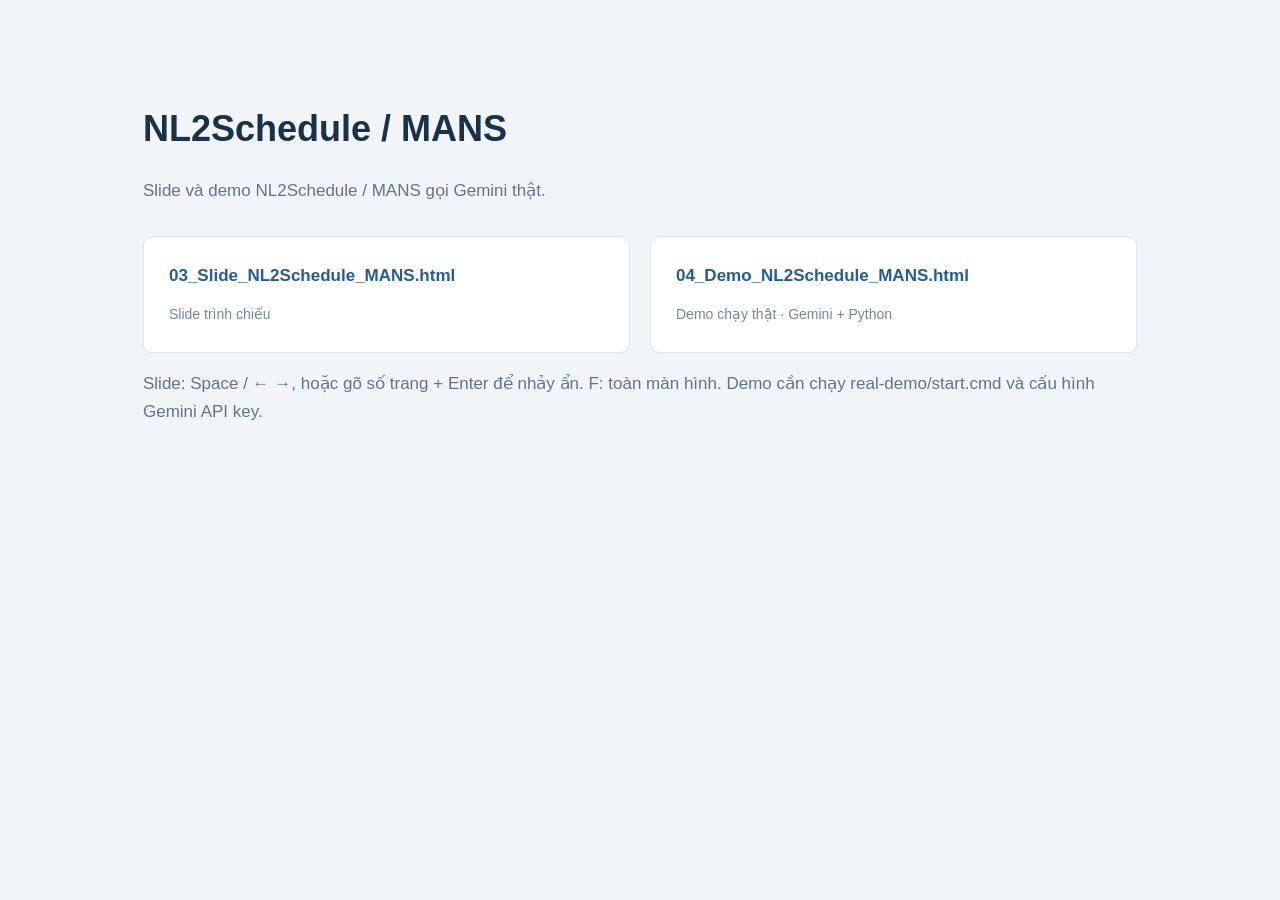
<file: index.html>
<!doctype html><html lang="vi"><meta charset="utf-8"><meta name="viewport" content="width=device-width,initial-scale=1"><title>Slide và demo · Bản cuối</title><style>*{box-sizing:border-box}body{font:17px/1.7 "Segoe UI",sans-serif;background:#f1f5f8;color:#19324a;max-width:1050px;margin:6vh auto;padding:28px}h1{font-size:36px;line-height:1.3}nav{display:grid;grid-template-columns:1fr 1fr;gap:20px;margin-top:30px}a{padding:25px;background:white;border:1px solid #dce5ed;border-radius:9px;color:#245b99;text-decoration:none}strong,span{display:block}span{color:#73889b;font-size:14px;margin-top:12px}p{color:#60758a}@media(max-width:750px){nav{grid-template-columns:1fr}h1{font-size:28px}}</style><h1>NL2Schedule / MANS</h1><p>Slide và demo NL2Schedule / MANS gọi Gemini thật.</p><nav><a href="final/03_Slide_NL2Schedule_MANS.html"><strong>03_Slide_NL2Schedule_MANS.html</strong><span>Slide trình chiếu</span></a><a href="final/04_Demo_NL2Schedule_MANS.html"><strong>04_Demo_NL2Schedule_MANS.html</strong><span>Demo chạy thật · Gemini + Python</span></a></nav><p>Slide: Space / ← →, hoặc gõ số trang + Enter để nhảy ẩn. F: toàn màn hình. Demo cần chạy real-demo/start.cmd và cấu hình Gemini API key.</p></html>
</file>
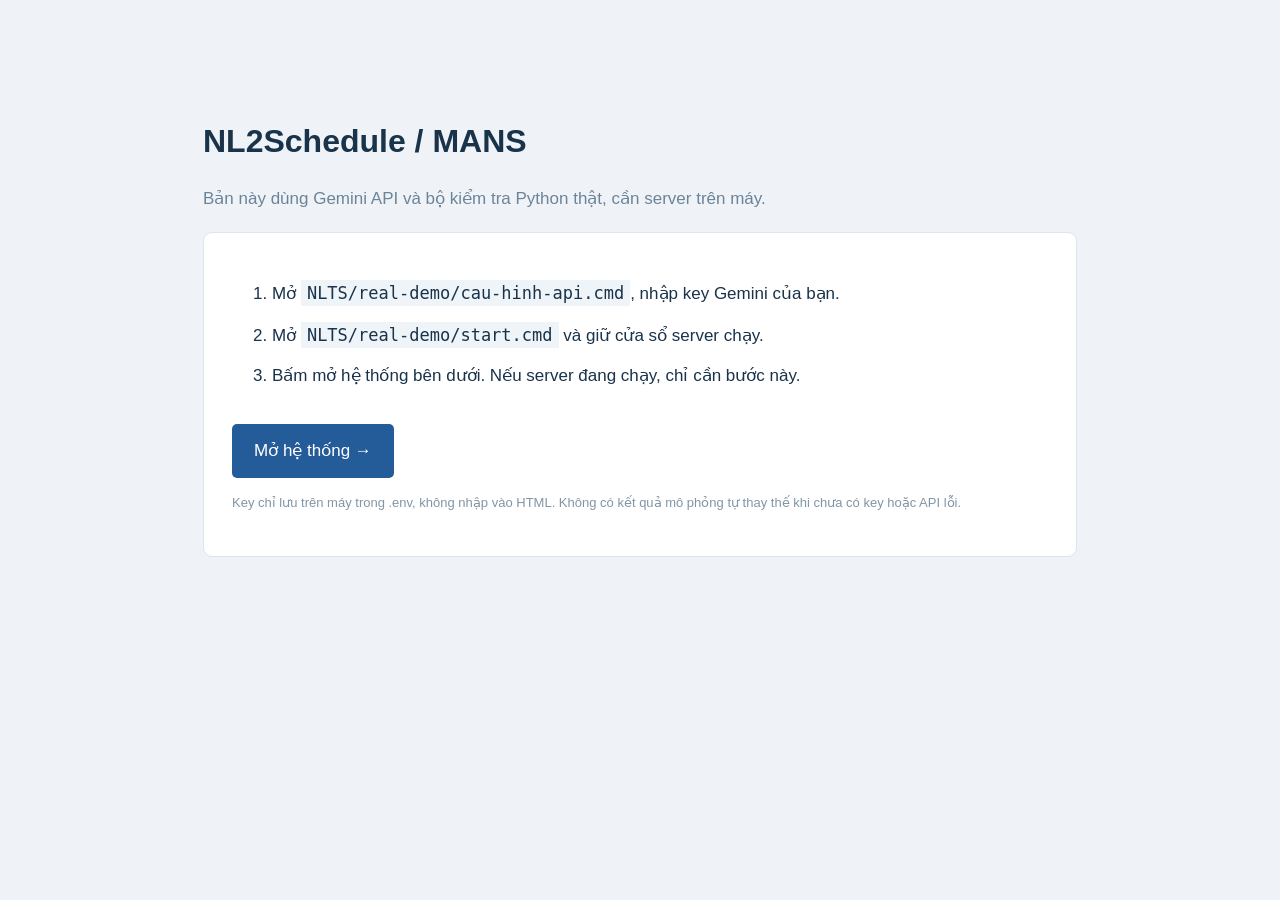
<file: demo/index.html>
<!doctype html><html lang="vi"><meta charset="utf-8"><meta name="viewport" content="width=device-width,initial-scale=1"><title>NL2Schedule / MANS · Bản chạy thật</title><style>*{box-sizing:border-box}body{margin:8vh auto;padding:28px;max-width:930px;font:17px/1.8 "Segoe UI",sans-serif;background:#eff3f7;color:#19334a}h1{font-size:32px;line-height:1.3}p{color:#6c8498}.card{padding:28px;background:white;border:1px solid #dce6ed;border-radius:9px}code{font-family:Consolas,monospace;background:#eff4f8;padding:3px 6px}a.open{display:inline-block;background:#245b99;color:white;padding:12px 22px;border-radius:5px;text-decoration:none;margin-top:15px}li{margin:10px 0}.small{font-size:13px;color:#8196a6}</style><h1>NL2Schedule / MANS</h1><p>Bản này dùng Gemini API và bộ kiểm tra Python thật, cần server trên máy.</p><section class="card"><ol><li>Mở <code>NLTS/real-demo/cau-hinh-api.cmd</code>, nhập key Gemini của bạn.</li><li>Mở <code>NLTS/real-demo/start.cmd</code> và giữ cửa sổ server chạy.</li><li>Bấm mở hệ thống bên dưới. Nếu server đang chạy, chỉ cần bước này.</li></ol><a class="open" href="http://127.0.0.1:8766/mans">Mở hệ thống →</a><p class="small">Key chỉ lưu trên máy trong .env, không nhập vào HTML. Không có kết quả mô phỏng tự thay thế khi chưa có key hoặc API lỗi.</p></section></html>
</file>
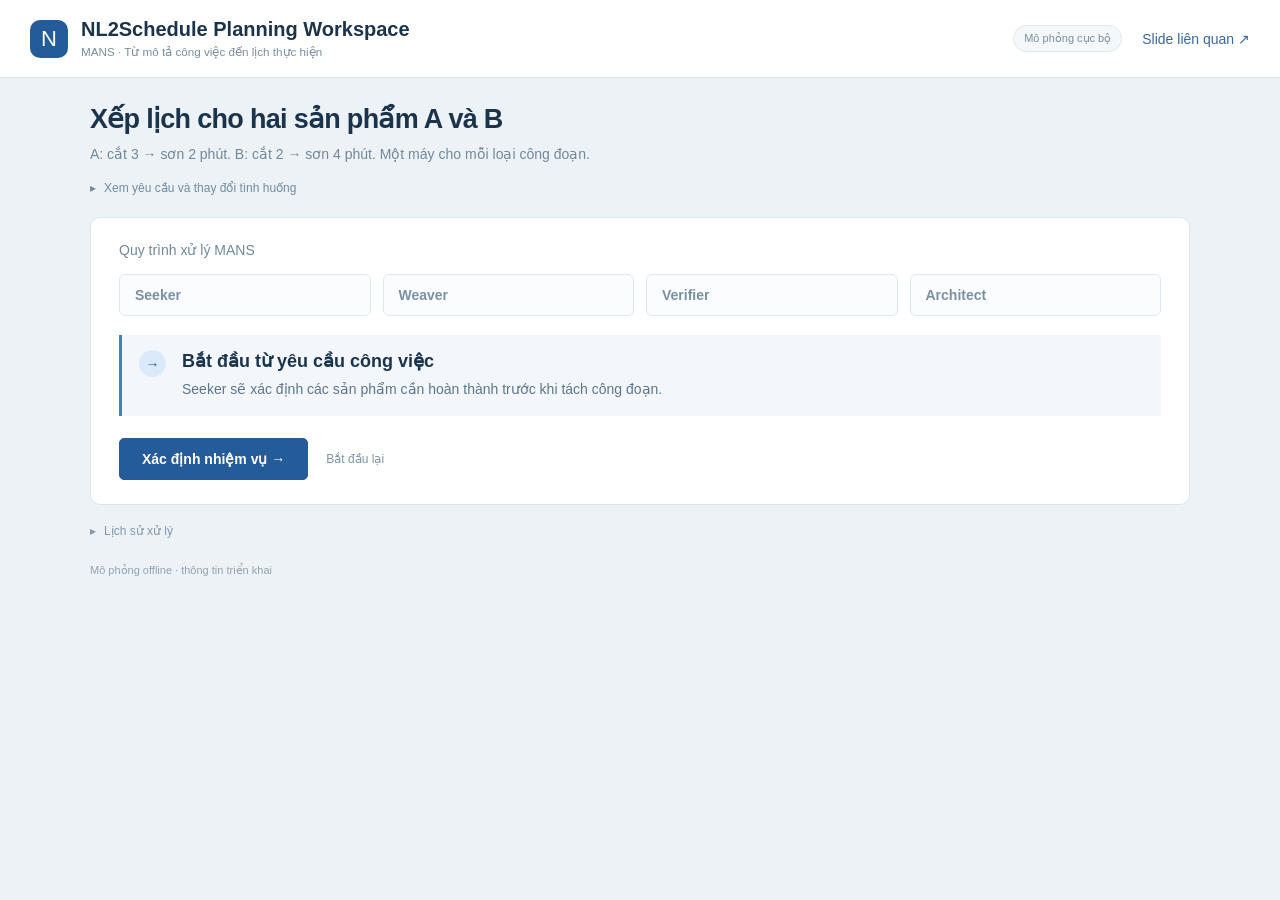
<file: offline-backup/04_Demo_NL2Schedule_MANS.html>
<!doctype html><html lang="vi"><head><meta charset="utf-8"><meta name="viewport" content="width=device-width,initial-scale=1"><title>NL2Schedule Planning Workspace</title><style>*{box-sizing:border-box}body{margin:0;background:#edf2f7;color:#1b344b;font-family:"Segoe UI",Arial,sans-serif;font-size:14px}button,input,select{font:inherit}button,a,input,select{outline-offset:3px}a{color:#39689b;text-decoration:none}header{background:white;border-bottom:1px solid #dbe5ed;padding:18px 30px;display:flex;justify-content:space-between;gap:20px;align-items:center}.brand{display:flex;gap:13px;align-items:center}.brand-icon{width:38px;height:38px;display:grid;place-items:center;background:#245b99;color:white;border-radius:10px;font-size:22px}.brand strong{font-size:20px;display:block}.brand small{color:#7a8e9e;display:block;margin-top:4px}.header-links{display:flex;gap:20px;align-items:center}.pill{font-size:12px;color:#347461;background:#eaf5ef;border:1px solid #cce5d8;padding:6px 10px;border-radius:30px}main{max-width:1500px;margin:auto;padding:26px 30px}.heading{display:flex;align-items:end;justify-content:space-between;margin-bottom:22px;gap:20px}h1,h2,h3,p{margin:0}h1{font-size:29px;letter-spacing:-.7px}.heading p{margin-top:8px;color:#728798;font-size:14px;line-height:1.6}.session{color:#8093a3;font-size:12px}.layout{display:grid;grid-template-columns:280px minmax(0,1fr);gap:22px;align-items:start}.sidebar,.card{background:white;border:1px solid #dce6ed;border-radius:10px}.sidebar{padding:22px}.sidebar h2{font-size:16px;margin-bottom:18px}.field-label{display:block;font-size:12px;color:#728797;margin:18px 0 7px}.sidebar select,.sidebar input{width:100%;border:1px solid #c8d6e2;border-radius:5px;padding:10px;background:white;color:#1b344b}.sidebar select{font-size:13px}.project-name{font-size:17px;font-weight:650;line-height:1.5}.muted{color:#718798;line-height:1.65}.small{font-size:12px}.story{padding:15px;background:#f2f6fb;border-left:3px solid #5080b3;margin:18px 0;line-height:1.65}.story strong{display:block}.story p{font-size:13px;margin-top:6px}.stack{display:grid;gap:18px}.card{padding:22px 25px}.card-head{display:flex;align-items:center;justify-content:space-between;margin-bottom:18px;gap:15px}.card-head h2{font-size:17px}.badge{font-size:11px;letter-spacing:.5px;padding:5px 8px;background:#edf3f8;color:#728797;border-radius:4px}.badge.blue{color:#245b99;background:#eaf2fc}.badge.red{color:#aa4545;background:#fceeee}.badge.green{color:#26815c;background:#eaf6ef}.agents{display:flex;gap:12px}.agent{flex:1;min-width:0;padding:15px 12px;border:1px solid #dce5ed;border-radius:6px;position:relative;background:#fafcfd}.agent strong{font-size:15px;display:block}.agent p{color:#7d91a2;font-size:12px;margin-top:6px;line-height:1.5}.agent .state{font-size:11px;margin-top:13px;color:#91a2b0}.agent.active{border-color:#5586ba;background:#eff6ff}.agent.active .state{color:#245b99}.agent.done{border-color:#b5d8c5;background:#f3faf6}.agent.done .state{color:#25835c}.agent.fail{border-color:#ce8d88;background:#fff5f3}.agent.fail .state{color:#ad4840}.hub{padding:13px 20px;text-align:center;border:1px solid #a9c6e0;background:#f0f6fc;border-radius:7px;max-width:390px;margin:0 auto;font-size:15px}.hub small{font-size:11px;color:#70889c;display:block;margin-top:5px}.wires{width:100%;height:40px;display:block}.wires path{fill:none;stroke:#bfd0df;stroke-width:2}.status{display:flex;gap:16px;border-left:3px solid #4580b6;background:#eef5fc;padding:17px 19px;margin-top:20px;align-items:flex-start}.status-icon{width:27px;height:27px;flex:none;border-radius:50%;display:grid;place-items:center;background:#dbeafa;color:#245b99;font-weight:700}.status h3{font-size:17px;margin-bottom:6px}.status p{font-size:14px;line-height:1.6;color:#5c758a}.status.fail{border-color:#bb6258;background:#fff3f0}.status.fail .status-icon{background:#f9dfd9;color:#af4b40}.status.pass{border-color:#3e9c73;background:#edf8f2}.status.pass .status-icon{background:#d9efdf;color:#287853}.toolbar{display:flex;justify-content:space-between;align-items:center;margin-top:20px;gap:15px}.buttons{display:flex;gap:9px;flex-wrap:wrap}button{border:1px solid #c6d5e1;border-radius:5px;padding:10px 15px;background:white;color:#3e5c77;cursor:pointer;font-weight:600;font-size:13px}button.primary{background:#245b99;border-color:#245b99;color:white}button:disabled{opacity:.4;cursor:default}.phase-count{font-size:12px;color:#8195a5;white-space:nowrap}.outputs{display:grid;grid-template-columns:1.1fr 1fr;gap:18px}.output h3{font-size:14px;margin-bottom:14px}.code{background:#182e44;color:#dce9f5;border-radius:6px;padding:18px;font:13px/1.9 Consolas,monospace;white-space:pre-wrap;overflow-wrap:anywhere;min-height:135px}.code .bad{background:#834a3444;color:#ffcb9b}.code .safe{color:#a4dfbd}.placeholder{min-height:130px;display:grid;place-items:center;text-align:center;color:#91a4b2;line-height:1.7;background:#f8fafc;border:1px dashed #dae3ea;border-radius:6px;padding:18px}.check{display:flex;justify-content:space-between;align-items:center;border-bottom:1px solid #e5ebf0;padding:14px 0;gap:15px}.check strong{font-size:13px}.check small{display:block;font-size:12px;color:#7a8f9f;margin-top:4px}.verdict{font-size:12px;color:#91a1af;white-space:nowrap}.verdict.pass{color:#218458;font-weight:700}.verdict.fail{color:#b1473d;font-weight:700}.revision{display:flex;gap:10px;align-items:center;margin-bottom:13px;font-size:12px;color:#7c91a2}.revision b{background:#edf3f9;color:#376b9d;padding:4px 8px;border-radius:4px}.log{display:grid;gap:0}.log-row{display:grid;grid-template-columns:30px 190px 1fr;gap:12px;padding:11px 0;border-bottom:1px solid #edf1f5;font-size:12px;line-height:1.6}.log-row:last-child{border:0}.log-row span:first-child{color:#94a6b4}.log-row b{color:#4f6f8d;font-weight:600}.log-row p{color:#758b9d}.log-row.error p{color:#ad5249}.summary-grid{display:grid;gap:14px;margin-top:20px}.summary-grid>div{display:flex;justify-content:space-between;gap:15px;font-size:12px}.summary-grid span{color:#8194a4}.summary-grid strong{font-weight:600;text-align:right}.divider{border-top:1px solid #e0e8ef;margin:22px 0}.input-summary{background:#f4f7fa;padding:15px;border-radius:6px;font-size:13px;line-height:1.8;color:#5d768b}.numbers{display:grid;grid-template-columns:1fr 1fr;gap:10px}.numbers label{color:#6f8598;font-size:12px}.numbers input{margin-top:5px;font-size:14px}.task-grid{display:grid;grid-template-columns:1fr 1fr;gap:18px}.task{border:1px solid #dce6ed;border-radius:7px;padding:18px}.task h3{font-size:18px;margin-bottom:14px;display:flex;gap:12px;align-items:center}.product{display:inline-grid;place-items:center;width:30px;height:30px;background:#e8f0fa;color:#245b99;border-radius:6px;font-size:16px}.product.b{background:#eeecfa;color:#7164a0}.task p{color:#7890a1;font-size:13px;line-height:1.7}.chain{display:flex;gap:10px;align-items:center}.op{background:#f0f5f8;border-radius:5px;padding:13px;flex:1;font-size:13px;line-height:1.8}.op b{display:block}.op.wrong{background:#fff2d9;color:#94681b}.arrow{color:#9bafbd}.stage-title{display:flex;justify-content:space-between;margin-bottom:20px;align-items:center}.stage-title h2{font-size:19px}.stage-title .muted{font-size:12px}.table-wrap{overflow:auto}table{border-collapse:collapse;width:100%;font-size:13px}th,td{padding:14px 12px;text-align:left;border-bottom:1px solid #e0e8ee;line-height:1.55}th{background:#f0f5f8;color:#6f8598;font-size:12px}tr.changed{background:#fff7e5}tr.changed td:last-child{color:#936819;font-weight:650}.key{display:flex;gap:25px;margin:5px 0 18px;color:#7c91a1;font-size:12px}.key i{display:inline-block;width:9px;height:9px;background:#3b78b3;margin-right:6px}.key .b{background:#8070b3}.g-row{display:flex;align-items:center;gap:16px;margin:17px 0}.g-row>span{width:70px;flex:none;font-size:13px;color:#638096}.track{height:58px;position:relative;flex:1;background:repeating-linear-gradient(90deg,#f0f5f8 0,#f0f5f8 calc(12.5% - 1px),#dce6ed calc(12.5% - 1px),#dce6ed 12.5%)}.block{position:absolute;top:0;height:58px;background:#3b78b3;display:flex;justify-content:center;align-items:center;flex-direction:column;gap:4px;color:white;font-size:17px;font-weight:650}.block.b{background:#8070b3}.block small{font-size:11px;font-weight:400}.axis{display:flex;justify-content:space-between;margin-left:86px;color:#8297a7;font-size:11px}.result-stats{display:grid;grid-template-columns:repeat(3,1fr);border:1px solid #dce6ed;border-radius:6px;margin-top:24px}.result-stats>div{padding:16px 20px}.result-stats>div+div{border-left:1px solid #dce6ed}.result-stats small{display:block;color:#8296a5;font-size:11px}.result-stats b{font-size:24px;color:#376e9f;display:block;margin-top:7px}.validation{display:flex;gap:10px;flex-wrap:wrap;margin-top:20px}.validation span{background:#eef8f2;color:#438065;padding:7px 10px;font-size:11px;border-radius:4px}.footer{font-size:11px;color:#8397a7;line-height:1.7;margin-top:20px}.notice{font-size:12px;color:#947149;background:#fff9ec;padding:12px 15px;margin-bottom:18px;border-radius:5px}.result-error{color:#b44c45;margin-top:12px;font-size:13px}.stage-content{min-height:205px}.hidden{display:none!important}@media(max-width:1100px){main{padding:22px}.layout{grid-template-columns:240px minmax(0,1fr)}.card{padding:20px}.outputs{grid-template-columns:1fr}.log-row{grid-template-columns:25px 150px 1fr}.agent strong{font-size:13px}.agent{padding:12px 8px}.task-grid{gap:12px}.chain{gap:7px}.op{padding:10px}}@media(max-width:800px){header{padding:16px 20px}.header-links{gap:10px}.header-links a{display:none}.layout{grid-template-columns:1fr}.sidebar{padding:20px}.heading h1{font-size:25px}.session{display:none}.agents{gap:7px}.agent strong{font-size:12px}.agent p{font-size:10px}.task-grid{grid-template-columns:1fr}.result-stats>div{padding:13px}.result-stats b{font-size:20px}.log-row{grid-template-columns:22px 115px 1fr;font-size:11px}.toolbar{align-items:flex-start}.phase-count{padding-top:10px}.card-head{align-items:flex-start}.brand strong{font-size:17px}}

/* A single workspace, with one main action and optional settings. */
[hidden]{display:none!important}main{max-width:1160px;padding-top:25px}.layout{display:block}.heading{margin-bottom:12px}.heading h1{font-size:27px}.heading p{font-size:14px}.session{display:none}.settings{margin:0 0 18px}.settings>summary{font-size:12px;color:#718b9f;cursor:pointer;list-style:none;display:inline-block;padding:4px 0}.settings>summary:before{content:'▸';margin-right:8px}.settings[open]>summary:before{content:'▾'}.settings .sidebar{margin-top:10px;max-width:650px}.stack{gap:12px}.card{padding:24px 28px}.card-head{margin-bottom:16px}.card-head .badge{display:none}.card-head h2{font-size:14px;color:#71899c;font-weight:500}.hub{font-size:14px;padding:10px;max-width:320px;background:#f6f9fc;border-color:#d4e0eb}.hub small{display:none}.wires{height:25px}.agents{gap:12px}.agent{padding:12px 15px;background:#fafcfd;border-color:#e0e8ef}.agent p,.agent .state{display:none}.agent strong{font-size:14px;font-weight:600;color:#7a91a3}.agent.done{background:#fafcfd;border-color:#e0e8ef}.agent.active{background:#edf5ff;border-color:#6c9bc9}.agent.active strong{color:#245b99}.agent.fail{background:#fff4f0;border-color:#d29488}.agent.fail strong{color:#ac5146}.status{margin-top:19px;padding:15px 17px;background:#f3f7fb}.status h3{font-size:18px}.status p{font-size:14px;max-width:900px}.focus-output{padding:20px 0 2px;border-top:1px solid #e6edf3;margin-top:22px}.focus-output .card-head,.focus-output .stage-title{display:none}.focus-output .stage-content{min-height:0}.outputs{gap:28px}.code{min-height:0;font-size:13px;line-height:1.7}.revision{margin-bottom:10px}.revision #change-note{display:none}.check{padding:11px 0}.check small{font-size:11px}.toolbar{margin-top:22px}.buttons{gap:18px;align-items:center}button.primary{padding:12px 22px;font-size:14px}.reset-link{font-size:12px;color:#7e95a7;text-decoration:none}.reset-link:hover{color:#245b99;text-decoration:underline}.phase-count{display:none}.history{padding:5px 0}.history>summary{font-size:12px;color:#8198aa;cursor:pointer;display:inline-block;list-style:none}.history>summary:before{content:'▸';margin-right:8px}.history[open]>summary:before{content:'▾'}.history .card{margin-top:12px;padding:16px 22px;background:#f8fafc;border-color:#e0e8ef}.history .card-head{display:none}.technical{font-size:11px;color:#91a3b1;line-height:1.65;margin-top:18px}.technical summary{cursor:pointer;display:inline-block}.technical p{margin-top:8px;max-width:950px}.pill{color:#7a8e9e;background:#f5f8fa;border-color:#e1e8ee;font-size:11px}.task{padding:18px}.task h3{font-size:16px;margin-bottom:12px}.task p{font-size:13px}.result-stats{margin-top:18px}.result-stats b{font-size:21px}.validation{margin-top:13px}.validation span{font-size:11px;padding:5px 8px}.g-row{margin:15px 0}.track,.block{height:52px}.notice{margin-bottom:12px}.key{margin-bottom:13px}@media(max-width:800px){main{padding:20px 16px}.heading h1{font-size:23px}.card{padding:20px}.agents{gap:7px}.agent{padding:10px 7px}.agent strong{font-size:12px}.outputs{grid-template-columns:1fr}.focus-output{padding-top:17px}.toolbar{margin-top:18px}.header-links a{display:none}.settings .sidebar{max-width:none}}
.focus-output .notice,#check-detail{display:none}.focus-output .validation{display:none}.result-stats{grid-template-columns:1fr 1fr}.result-stats>div:nth-child(2){display:none}.result-stats>div:nth-child(3){border-left:1px solid #dce6ed}</style></head><body><header><div class="brand"><div class="brand-icon">N</div><div><strong>NL2Schedule Planning Workspace</strong><small>MANS · Từ mô tả công việc đến lịch thực hiện</small></div></div><div class="header-links"><span class="pill">Mô phỏng cục bộ</span><a href="03_Slide_NL2Schedule_MANS.html#5">Slide liên quan ↗</a></div></header><main><div class="heading"><div><h1>Xếp lịch cho hai sản phẩm A và B</h1><p>Xem nhiệm vụ, dữ liệu được kiểm tra và lịch cuối trong một phiên xử lý.</p></div><span class="session">Phiên minh họa · không kết nối dịch vụ ngoài</span></div><div class="layout"><details class="settings"><summary>Xem yêu cầu và thay đổi tình huống</summary><aside class="sidebar"><h2>Yêu cầu lập lịch</h2><div class="project-name">Xưởng gia công · A & B</div><p class="muted small" style="margin-top:7px">Một máy cắt, một máy sơn. Mỗi sản phẩm phải cắt xong mới được sơn.</p><label class="field-label">Thời lượng công đoạn · phút</label><div class="numbers"><label>A · Cắt<input id="a1" type="number" min="1" max="20" value="3"></label><label>A · Sơn<input id="a2" type="number" min="1" max="20" value="2"></label><label>B · Cắt<input id="b1" type="number" min="1" max="20" value="2"></label><label>B · Sơn<input id="b2" type="number" min="1" max="20" value="4"></label></div><label class="field-label" for="scenario">Tình huống trích xuất</label><select id="scenario"><option value="error">Weaver đọc sai thời lượng sơn B</option><option value="correct">Dữ liệu được đọc đúng ngay từ đầu</option></select><label class="field-label">Mô tả đầu vào</label><div id="description" class="input-summary"></div><div id="input-error" class="result-error" role="alert"></div><div class="divider"></div><p class="muted small"><b>Mục tiêu</b><br>Hoàn tất cả hai sản phẩm sớm nhất, không dùng trùng máy và giữ đúng thứ tự công đoạn.</p></aside></details><div class="stack"><section class="card"><div class="card-head"><h2>Quy trình xử lý MANS</h2><span class="badge blue" id="phase-badge">SẴN SÀNG</span></div><div class="agents"><div class="agent"><strong>Seeker</strong><p>Nhận diện nhiệm vụ</p><div class="state">Chờ xử lý</div></div><div class="agent"><strong>Weaver</strong><p>Trích xuất công đoạn</p><div class="state">Chờ xử lý</div></div><div class="agent"><strong>Verifier</strong><p>Đối chiếu dữ liệu</p><div class="state">Chờ xử lý</div></div><div class="agent"><strong>Architect</strong><p>Tạo lịch thực hiện</p><div class="state">Chờ xử lý</div></div></div><div id="status" class="status" aria-live="polite"></div><div class="toolbar"><div class="buttons"><button class="primary" id="next">Bắt đầu xử lý →</button><button id="auto" hidden aria-hidden="true" tabindex="-1">Tự chạy</button><a href="#" id="reset" class="reset-link">Bắt đầu lại</a></div><span class="phase-count" id="counter"></span></div></section><section class="card"><div class="stage-title"><h2 id="output-title">Kết quả xử lý</h2><span id="output-tag" class="badge">CHƯA CÓ DỮ LIỆU</span></div><div class="stage-content" id="visual"></div></section><section class="card"><div class="card-head"><h2>Dữ liệu được chuyển qua từng vai trò</h2><span class="badge">THEO DÕI QUY TRÌNH</span></div><div id="log" class="log"></div></section></div></div><details class="technical"><summary>Mô phỏng offline · thông tin triển khai</summary><p>Các tác tử được mô phỏng bằng quy tắc trên máy để giải thích cơ chế; không gọi LLM, không merge hay triển khai mã. Lịch được tính bằng thuật toán nhỏ cho ví dụ A/B, không phải kết quả chạy LLM trong bài báo.</p></details></main><script>
const $=id=>document.getElementById(id),esc=x=>String(x).replace(/[&<>"']/g,c=>({'&':'&amp;','<':'&lt;','>':'&gt;','"':'&quot;',"'":'&#39;'}[c]));let step=0,tasks=[],extracted=[],events=[],timer=null;
function read(){const values=['a1','a2','b1','b2'].map(id=>Number($(id).value));if(values.some(v=>!Number.isInteger(v)||v<1||v>20))throw Error('Mỗi thời lượng cần là số nguyên từ 1 đến 20 phút.');return ['A','B'].map((id,i)=>({id,steps:[{machine:'Cắt',duration:values[i*2]},{machine:'Sơn',duration:values[i*2+1]}]}))}
function stop(){clearTimeout(timer);timer=null;$('auto').textContent='Tự chạy'}
function reset(){stop();step=0;events=[];extracted=[];try{tasks=read();$('input-error').textContent='';$('description').textContent=`A cần cắt ${tasks[0].steps[0].duration} phút rồi sơn ${tasks[0].steps[1].duration} phút. B cần cắt ${tasks[1].steps[0].duration} phút rồi sơn ${tasks[1].steps[1].duration} phút. Mỗi máy chỉ làm một công đoạn tại một thời điểm.`}catch(e){tasks=[];$('input-error').textContent=e.message;$('description').textContent='Nhập thời lượng hợp lệ để tạo yêu cầu.'}render()}
function solve(fixedOrder){let best=null;function visit(done,mt,tt,rows){if(rows.length===4){const makespan=Math.max(...rows.map(r=>r.end));if(!best||makespan<best.makespan)best={rows,makespan};return}for(const t of tasks){const i=done[t.id]||0;if(i===2)continue;if(fixedOrder&&rows.length===0&&t.id!==fixedOrder)continue;const s=t.steps[i],start=Math.max(mt[s.machine]||0,tt[t.id]||0),end=start+s.duration;visit({...done,[t.id]:i+1},{...mt,[s.machine]:end},{...tt,[t.id]:end},[...rows,{id:t.id,index:i,machine:s.machine,start,end}])}}visit({},{},{},[]);return best}
function valid(rows){if(rows.length!==4)return false;for(const t of tasks){const ops=rows.filter(r=>r.id===t.id).sort((a,b)=>a.index-b.index);if(ops.length!==2||ops[1].start<ops[0].end)return false;for(const r of ops)if(r.machine!==t.steps[r.index].machine||r.end-r.start!==t.steps[r.index].duration)return false}for(let i=0;i<rows.length;i++)for(let j=i+1;j<rows.length;j++){const a=rows[i],b=rows[j];if(a.machine===b.machine&&Math.max(a.start,b.start)<Math.min(a.end,b.end))return false}return true}
function taskCards(operations){return '<div class="task-grid">'+(operations?extracted:tasks).map(t=>'<article class="task"><h3><span class="product '+(t.id==='B'?'b':'')+'">'+t.id+'</span>Sản phẩm '+t.id+'</h3>'+(operations?'<div class="chain">'+t.steps.map((s,i)=>'<div class="op '+(t.id==='B'&&i===1&&s.duration!==tasks[1].steps[1].duration?'wrong':'')+'"><b>'+esc(s.machine)+'</b>'+s.duration+' phút</div>').join('<span class="arrow">→</span>')+'</div>':'<p>Đã xác định một nhiệm vụ cần hoàn thành.<br>Chuyển sang bóc tách các công đoạn.</p>')+'</article>').join('')+'</div>'}
function comparison(){let changed=0;let table='<div class="table-wrap"><table><thead><tr><th>Công đoạn</th><th>Weaver đọc được</th><th>Đối chiếu yêu cầu</th><th>Kết quả</th></tr></thead><tbody>';for(const t of tasks)for(let i=0;i<2;i++){const before=extracted.find(x=>x.id===t.id).steps[i],after=t.steps[i],diff=before.duration!==after.duration;if(diff)changed++;table+='<tr class="'+(diff?'changed':'')+'"><td>'+t.id+' · '+after.machine+'</td><td>'+before.duration+' phút</td><td>'+after.duration+' phút</td><td>'+(diff?'Đã sửa':'Khớp')+'</td></tr>'}return '<div class="notice">'+(changed?'Một trường dữ liệu được sửa theo yêu cầu gốc. Hàng vàng chỉ ra thay đổi.':'Toàn bộ thời lượng khớp yêu cầu gốc, không cần sửa.')+'</div>'+table+'</tbody></table></div>'}
function gantt(){const result=solve(),max=result.makespan;return '<div class="key"><span><i></i>Sản phẩm A</span><span><i class="b"></i>Sản phẩm B</span><span>Mỗi hàng = một máy</span></div>'+['Cắt','Sơn'].map(m=>'<div class="g-row"><span>Máy '+m+'</span><div class="track">'+result.rows.filter(r=>r.machine===m).map(r=>'<div class="block '+(r.id==='B'?'b':'')+'" style="left:'+r.start/max*100+'%;width:'+(r.end-r.start)/max*100+'%">'+r.id+'<small>'+r.start+'–'+r.end+'</small></div>').join('')+'</div></div>').join('')+'<div class="axis"><span>0 phút</span><span>'+max+' phút</span></div><div class="result-stats"><div><small>Thời gian hoàn tất</small><b>'+max+' phút</b></div><div><small>Công đoạn được xếp lịch</small><b>4 / 4</b></div><div><small>Kiểm tra ràng buộc</small><b>'+(valid(result.rows)?'Hợp lệ':'Có lỗi')+'</b></div></div><div class="validation"><span>✓ Đủ công đoạn</span><span>✓ Đúng thứ tự</span><span>✓ Đúng thời lượng</span><span>✓ Không trùng máy</span></div>'}
function render(){const info=[['Bắt đầu từ yêu cầu công việc','Seeker sẽ xác định các sản phẩm cần hoàn thành trước khi tách công đoạn.','Xác định nhiệm vụ →'],['Seeker đã nhận diện hai nhiệm vụ','Danh sách A và B được chuyển cho Weaver. Chưa xếp thời gian ở bước này.','Bóc tách công đoạn →'],['Weaver đã tách các công đoạn',$('scenario').value==='error'?'Có một lỗi thời lượng được cố ý chèn để quan sát bước kiểm tra.':'Máy và thời lượng đã được ghi theo dữ liệu yêu cầu.','Đối chiếu và kiểm tra →'],['Verifier đã kiểm tra dữ liệu',$('scenario').value==='error'?'Đã sửa thời lượng sơn B. Architect sẽ nhận bản đã xác nhận, không dùng bản đọc sai.':'Thông tin khớp yêu cầu. Chuyển dữ liệu đã xác nhận cho Architect.','Tạo lịch Gantt →'],['Architect đã tạo lịch hợp lệ','Các công đoạn đã được xếp thời gian và kiểm tra ràng buộc trong ví dụ nhỏ này.','Đã hoàn thành']][step];$('status').className='status'+(step===4?' pass':'');$('status').innerHTML='<span class="status-icon">'+(step===4?'✓':'→')+'</span><div><h3>'+info[0]+'</h3><p>'+info[1]+'</p></div>';$('next').textContent=info[2];$('next').disabled=!tasks.length||step===4;$('auto').disabled=!tasks.length||step===4;$('counter').textContent='Bước '+step+' / 4';$('phase-badge').textContent=step===4?'HOÀN THÀNH':step?'ĐANG XỬ LÝ':'SẴN SÀNG';$('phase-badge').className='badge '+(step===4?'green':'blue');document.querySelectorAll('.agent').forEach((el,i)=>{el.className='agent '+(i===step-1?'active':i<step-1?'done':'');el.querySelector('.state').textContent=i===step-1?'Đã trả kết quả':i<step-1?'Đã chuyển dữ liệu':'Chờ xử lý'});$('output-title').textContent=['Kết quả xử lý','Danh sách nhiệm vụ','Cấu trúc công đoạn','Bảng đối chiếu dữ liệu','Lịch thực hiện và kiểm tra'][step];$('output-tag').textContent=['CHỜ XỬ LÝ','2 NHIỆM VỤ','4 CÔNG ĐOẠN','DỮ LIỆU ĐÃ KIỂM TRA','LỊCH ĐƯỢC TẠO'][step];$('visual').innerHTML=step===0?'<div class="placeholder">Dữ liệu được xử lý qua bốn vai trò.<br>Bấm “Xác định nhiệm vụ” để bắt đầu.</div>':step===1?taskCards(false):step===2?taskCards(true):step===3?comparison():gantt();$('log').innerHTML=events.length?events.map((e,i)=>'<div class="log-row"><span>0'+(i+1)+'</span><b>'+esc(e.role)+'</b><p>'+esc(e.text)+'</p></div>').join(''):'<p class="muted small">Chưa có kết quả trung gian trong phiên.</p>'}
function next(){if(!tasks.length||step===4)return;step++;if(step===1)events.push({role:'Seeker → Weaver',text:'A và B được xác định là hai nhiệm vụ cần hoàn thành.'});if(step===2){extracted=structuredClone(tasks);if($('scenario').value==='error')extracted[1].steps[1].duration++;events.push({role:'Weaver → Verifier',text:'Đã tách 4 công đoạn; cần đối chiếu máy và thời lượng.'})}if(step===3)events.push({role:'Verifier → Architect',text:$('scenario').value==='error'?'Đã sửa sơn B từ '+extracted[1].steps[1].duration+' về '+tasks[1].steps[1].duration+' phút.':'4 công đoạn đều khớp yêu cầu.'});if(step===4){events.push({role:'Architect → Đầu ra',text:'Tạo lịch '+solve().makespan+' phút, kiểm tra đủ bước và không trùng máy.'});stop()}render()}
$('next').onclick=()=>{stop();next()};$('reset').onclick=reset;['a1','a2','b1','b2','scenario'].forEach(id=>$(id).onchange=reset);$('auto').onclick=()=>{if(timer){stop();return}const tick=()=>{next();if(step<4&&tasks.length){timer=setTimeout(tick,1100);$('auto').textContent='Tạm dừng'}};timer=setTimeout(tick,100);$('auto').textContent='Tạm dừng'};reset();
</script><script>
(()=>{
 const stack=document.querySelector('.stack'),cards=[...stack.children];
 const processing=cards[0],output=cards[1],log=cards[2];
 output.classList.remove('card');output.classList.add('focus-output');
 processing.querySelector('.toolbar').before(output);
 const history=document.createElement('details');history.className='history';history.innerHTML='<summary>Lịch sử xử lý</summary>';log.before(history);history.append(log);
 const technical=document.querySelector('.technical');
 const plainRender=render;
 render=function(){plainRender();output.hidden=false?step<2:step===0;
 if(!false&&tasks.length){document.querySelector('.heading p').textContent=`A: cắt ${tasks[0].steps[0].duration} → sơn ${tasks[0].steps[1].duration} phút. B: cắt ${tasks[1].steps[0].duration} → sơn ${tasks[1].steps[1].duration} phút. Một máy cho mỗi loại công đoạn.`}
 };
 document.getElementById('reset').addEventListener('click',e=>e.preventDefault());
 render();
})();
</script></body></html>
</file>
